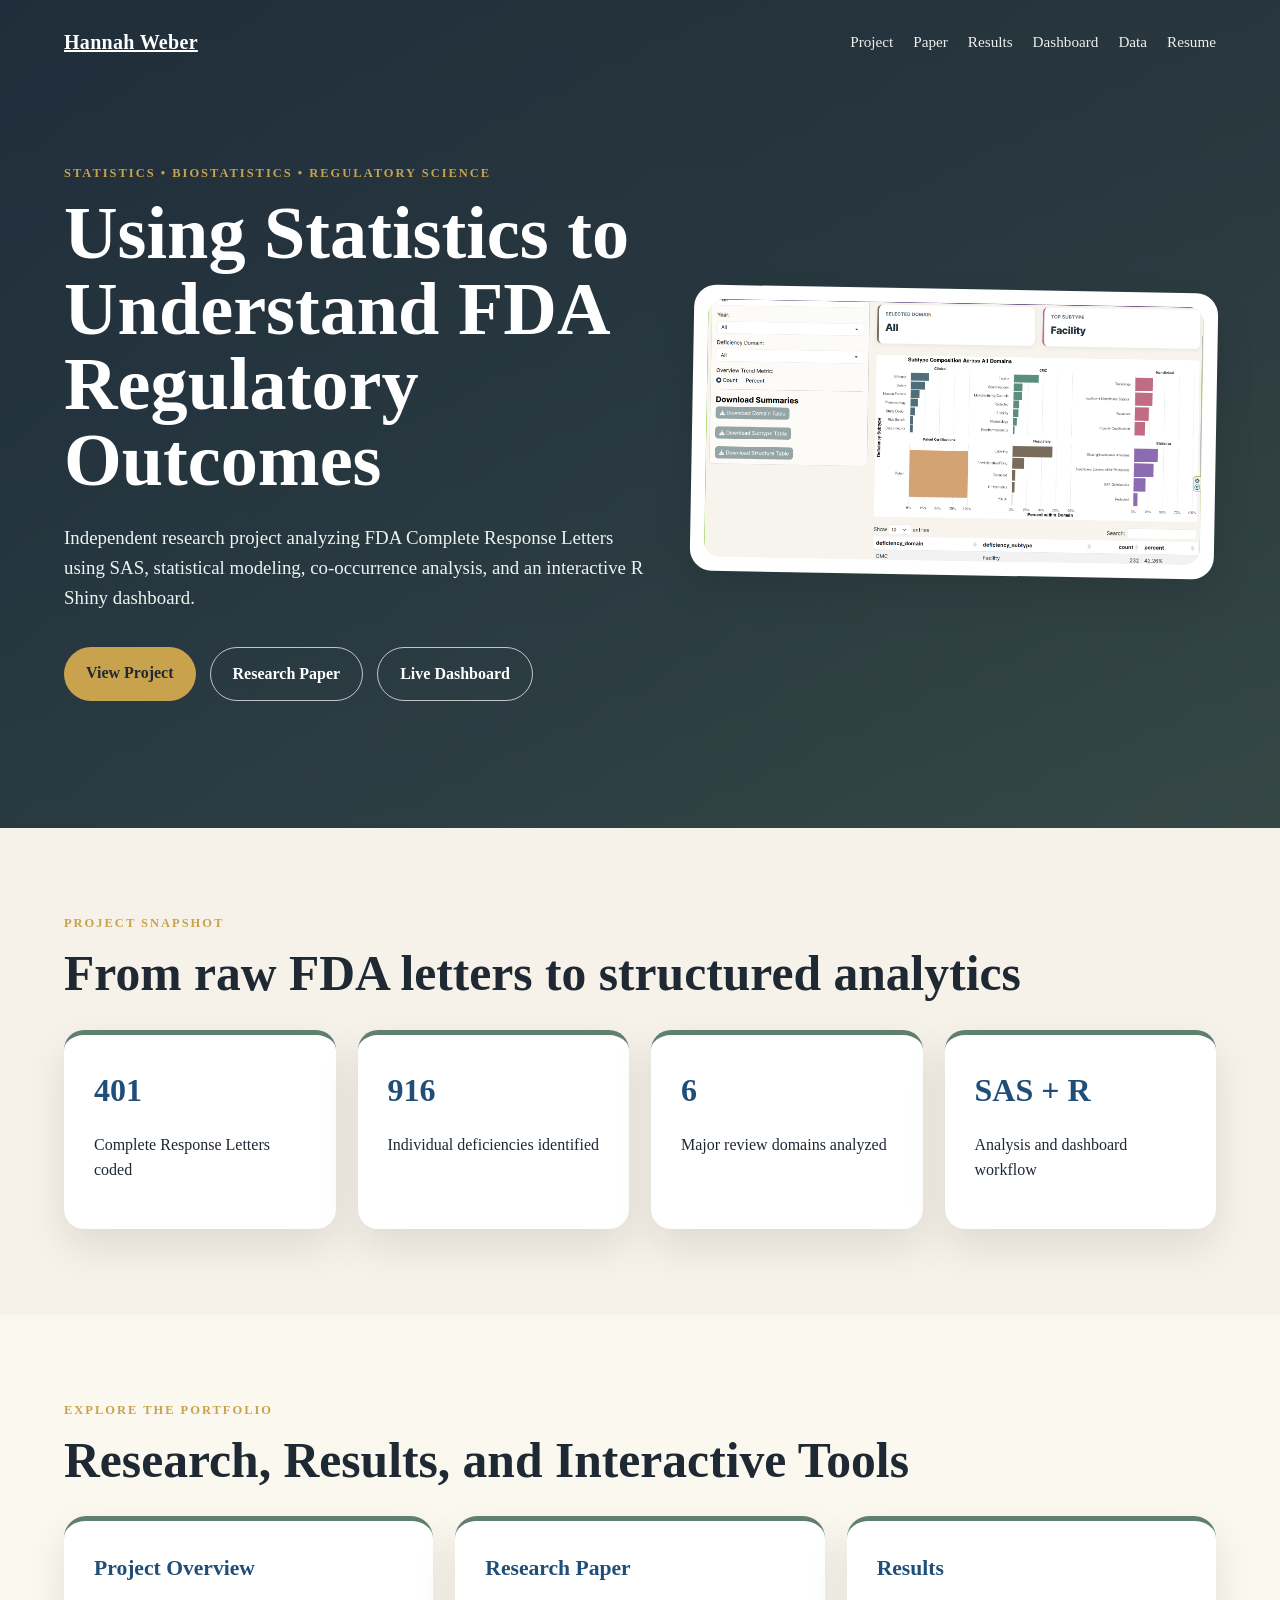
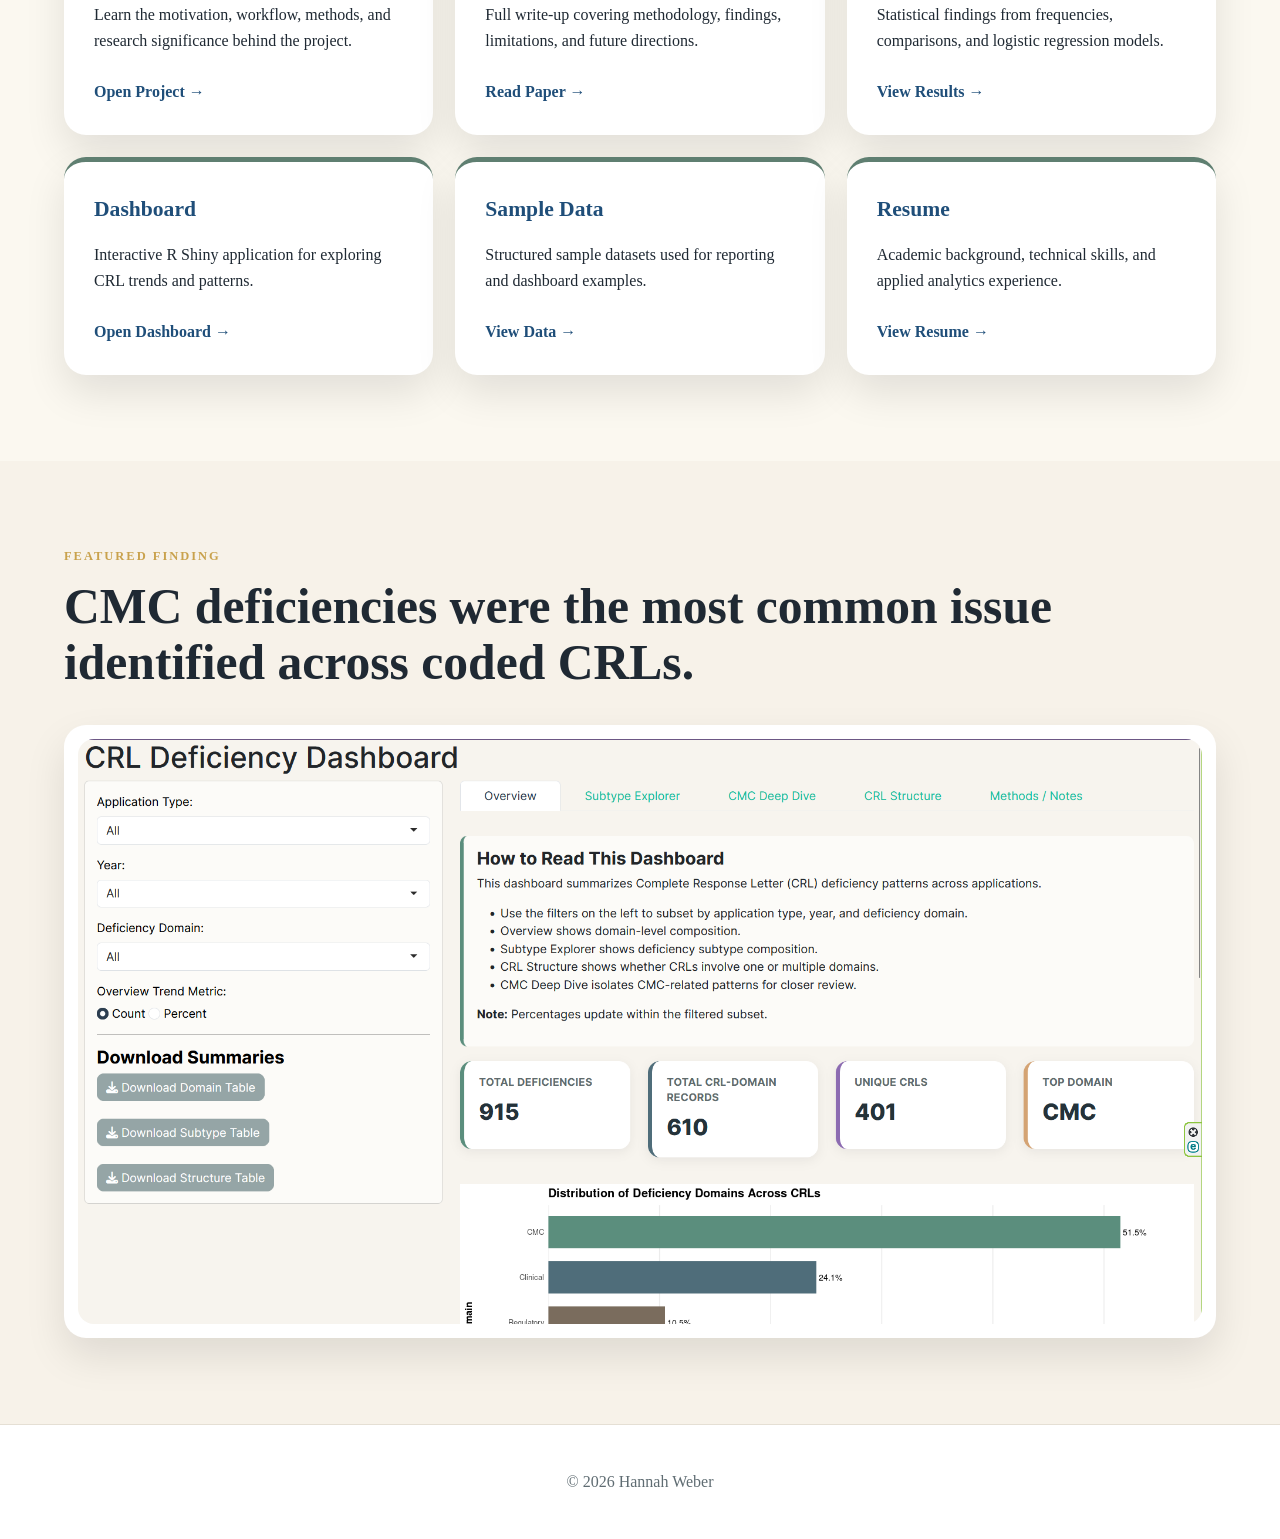
<file: index.html>
<!DOCTYPE html>
<html lang="en">
<head>
<meta charset="UTF-8">
<meta name="viewport" content="width=device-width, initial-scale=1.0">
<title>Hannah Weber | CRL Deficiency Analysis</title>
<link rel="stylesheet" href="style.css">
</head>

<body>

<header class="hero">

<nav class="nav">
  <a class="logo" href="index.html">Hannah Weber</a>

  <div class="nav-links">
    <a href="project.html">Project</a>
    <a href="paper.html">Paper</a>
    <a href="results.html">Results</a>
    <a href="dashboard.html">Dashboard</a>
    <a href="data.html">Data</a>
    <a href="resume.html">Resume</a>
  </div>
</nav>

<div class="hero-content">

  <div>
    <p class="eyebrow">Statistics • Biostatistics • Regulatory Science</p>

    <h1>Using Statistics to Understand FDA Regulatory Outcomes</h1>

    <p class="subtitle">
      Independent research project analyzing FDA Complete Response Letters using SAS,
      statistical modeling, co-occurrence analysis, and an interactive R Shiny dashboard.
    </p>

    <div class="buttons">
      <a class="btn gold" href="project.html">View Project</a>

      <a class="btn outline" href="paper.html">Research Paper</a>

      <a class="btn outline" href="dashboard.html">Live Dashboard</a>
    </div>
  </div>

  <div class="image-box hero-image">
    <img src="Subtype_dashboard.png" alt="Dashboard Preview">
  </div>

</div>

</header>

<main>

<section class="section">
  <p class="eyebrow">Project Snapshot</p>
  <h2>From raw FDA letters to structured analytics</h2>

  <div class="cards">

    <div class="card">
      <h3>401</h3>
      <p>Complete Response Letters coded</p>
    </div>

    <div class="card">
      <h3>916</h3>
      <p>Individual deficiencies identified</p>
    </div>

    <div class="card">
      <h3>6</h3>
      <p>Major review domains analyzed</p>
    </div>

    <div class="card">
      <h3>SAS + R</h3>
      <p>Analysis and dashboard workflow</p>
    </div>

  </div>
</section>

<section class="section cream">
  <p class="eyebrow">Explore the Portfolio</p>
  <h2>Research, Results, and Interactive Tools</h2>

  <div class="output-grid">

    <div class="output-card">
      <h3>Project Overview</h3>
      <p>
        Learn the motivation, workflow, methods, and research significance behind the project.
      </p>
      <a href="project.html">Open Project →</a>
    </div>

    <div class="output-card">
      <h3>Research Paper</h3>
      <p>
        Full write-up covering methodology, findings, limitations, and future directions.
      </p>
      <a href="paper.html">Read Paper →</a>
    </div>

    <div class="output-card">
      <h3>Results</h3>
      <p>
        Statistical findings from frequencies, comparisons, and logistic regression models.
      </p>
      <a href="results.html">View Results →</a>
    </div>

    <div class="output-card">
      <h3>Dashboard</h3>
      <p>
        Interactive R Shiny application for exploring CRL trends and patterns.
      </p>
      <a href="dashboard.html">Open Dashboard →</a>
    </div>

    <div class="output-card">
      <h3>Sample Data</h3>
      <p>
        Structured sample datasets used for reporting and dashboard examples.
      </p>
      <a href="data.html">View Data →</a>
    </div>

    <div class="output-card">
      <h3>Resume</h3>
      <p>
        Academic background, technical skills, and applied analytics experience.
      </p>
      <a href="resume.html">View Resume →</a>
    </div>

  </div>
</section>

<section class="section">
  <p class="eyebrow">Featured Finding</p>
  <h2>CMC deficiencies were the most common issue identified across coded CRLs.</h2>

  <div class="image-box">
    <img src="Domain_dashboard.png" alt="Distribution of Deficiency Domains">
  </div>
</section>

</main>

<footer>
  <p>© 2026 Hannah Weber</p>
</footer>

</body>
</html>
</file>
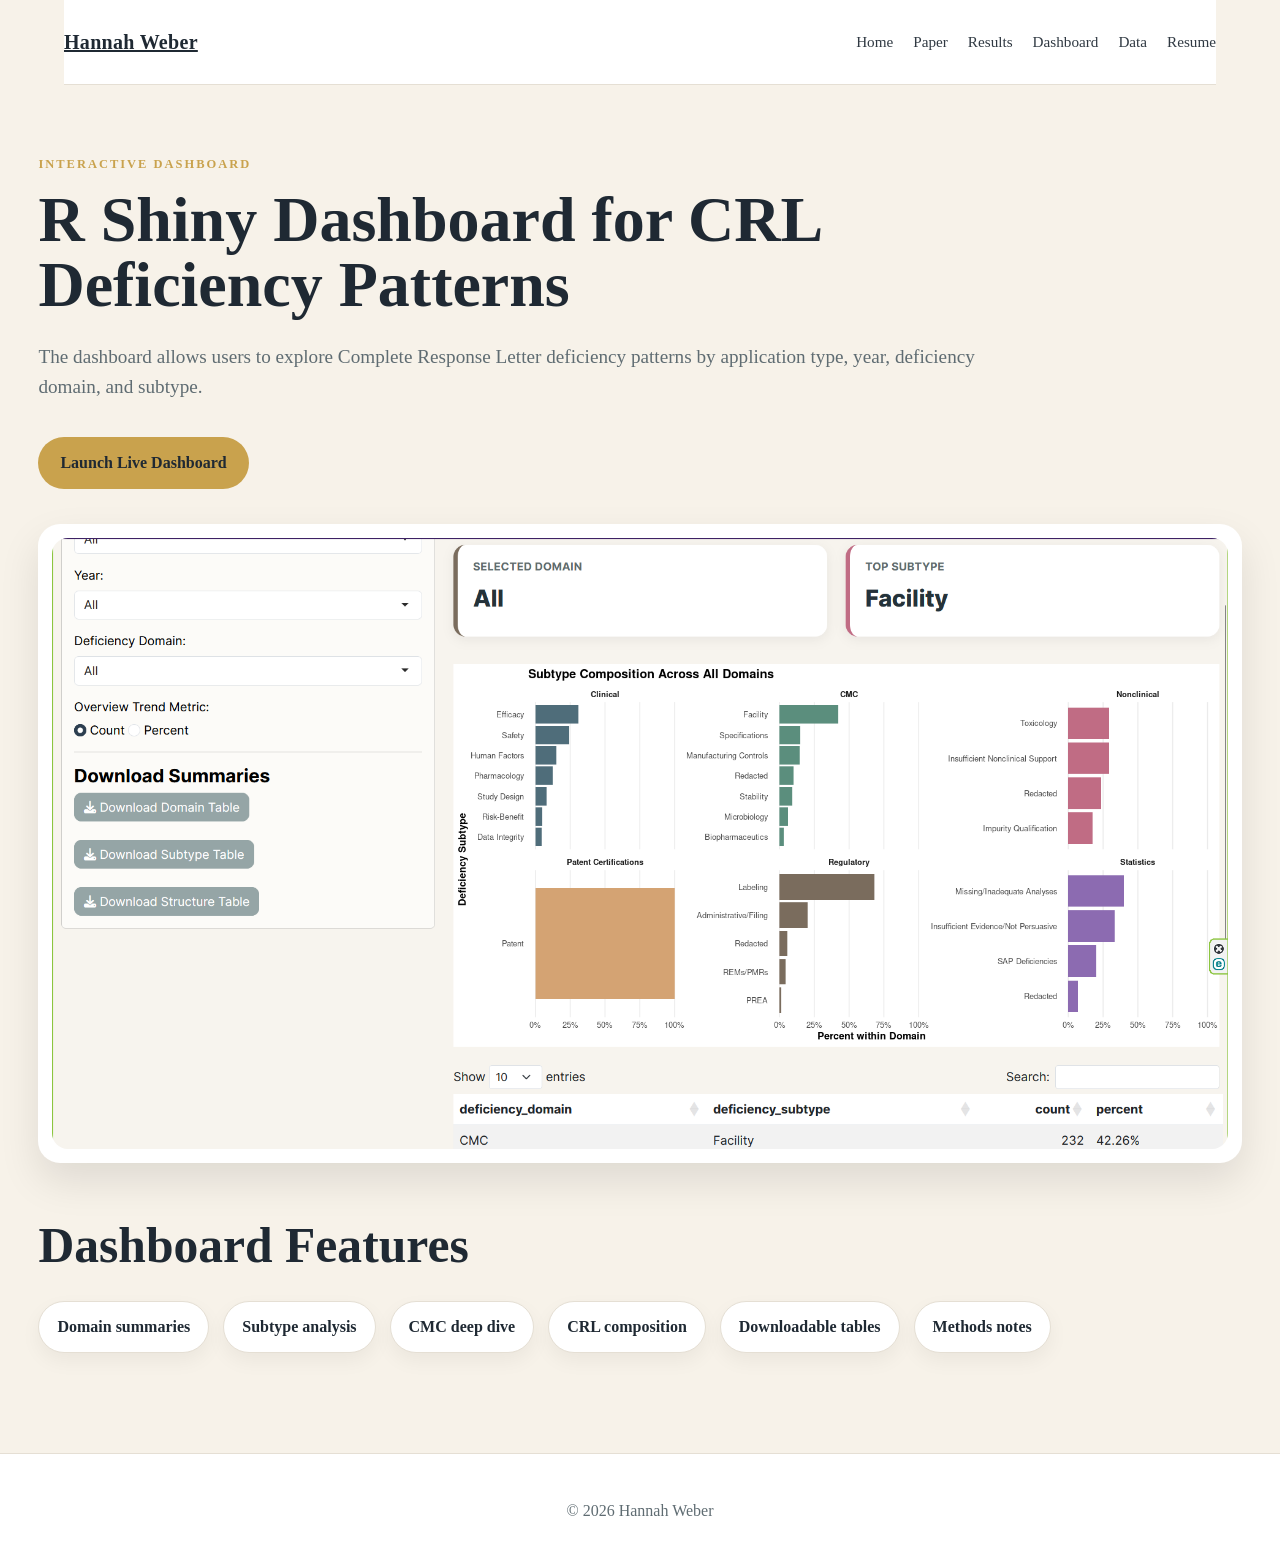
<file: dashboard.html>
<!DOCTYPE html>
<html lang="en">
<head>
<meta charset="UTF-8">
<meta name="viewport" content="width=device-width, initial-scale=1.0">
<title>Dashboard | Hannah Weber</title>
<link rel="stylesheet" href="style.css">
</head>

<body>

<nav class="nav page-nav">
  <a class="logo" href="index.html">Hannah Weber</a>
  <div class="nav-links">
    <a href="index.html">Home</a>
    <a href="paper.html">Paper</a>
    <a href="results.html">Results</a>
    <a href="dashboard.html">Dashboard</a>
    <a href="data.html">Data</a>
    <a href="resume.html">Resume</a>
  </div>
</nav>

<main class="page">
  <p class="eyebrow">Interactive Dashboard</p>
  <h1>R Shiny Dashboard for CRL Deficiency Patterns</h1>

  <p class="page-intro">
    The dashboard allows users to explore Complete Response Letter deficiency patterns
    by application type, year, deficiency domain, and subtype.
  </p>

  <div class="buttons">
    <a href="https://hannahweber-crl-deficiency-analysis.share.connect.posit.cloud/" target="_blank" class="btn gold">
      Launch Live Dashboard
    </a>
  </div>

  <div class="image-box">
    <img src="Subtype_dashboard.png" alt="FDA CRL Dashboard Preview">
  </div>

  <section class="content-block">
    <h2>Dashboard Features</h2>
    <div class="skills">
      <span>Domain summaries</span>
      <span>Subtype analysis</span>
      <span>CMC deep dive</span>
      <span>CRL composition</span>
      <span>Downloadable tables</span>
      <span>Methods notes</span>
    </div>
  </section>
</main>

<footer>
  <p>© 2026 Hannah Weber</p>
</footer>

</body>
</html>
</file>
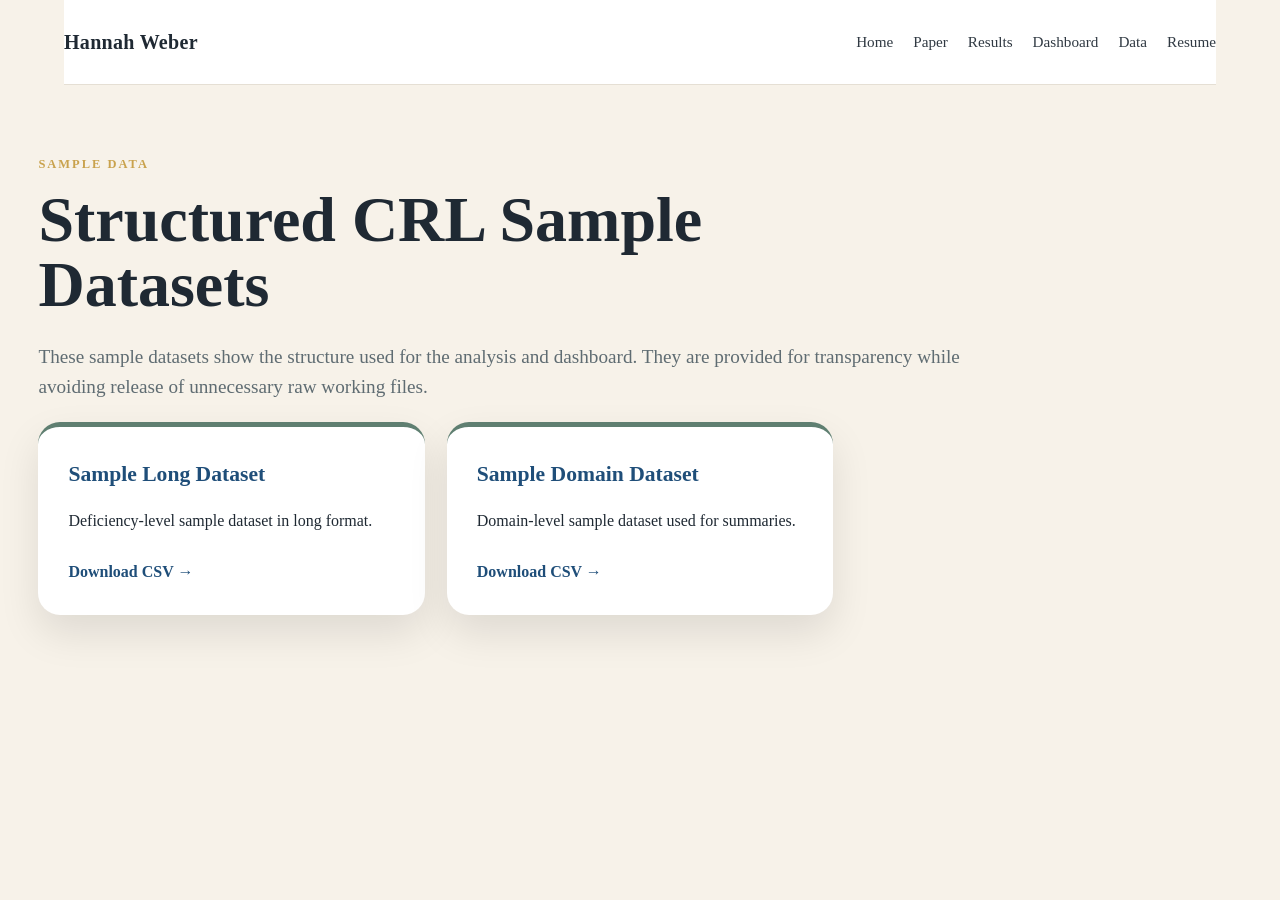
<file: data.html>
<!DOCTYPE html>
<html lang="en">
<head>
<meta charset="UTF-8">
<title>Data | Hannah Weber</title>
<link rel="stylesheet" href="style.css">
</head>
<body>

<nav class="nav page-nav">
  <div class="logo">Hannah Weber</div>
  <div class="nav-links">
    <a href="index.html">Home</a>
    <a href="paper.html">Paper</a>
    <a href="results.html">Results</a>
    <a href="dashboard.html">Dashboard</a>
    <a href="data.html">Data</a>
    <a href="resume.html">Resume</a>
  </div>
</nav>

<main class="page">
  <p class="eyebrow">Sample Data</p>
  <h1>Structured CRL Sample Datasets</h1>

  <p class="page-intro">
    These sample datasets show the structure used for the analysis and dashboard.
    They are provided for transparency while avoiding release of unnecessary raw working files.
  </p>

  <div class="output-grid">
    <div class="output-card">
      <h3>Sample Long Dataset</h3>
      <p>Deficiency-level sample dataset in long format.</p>
      <a href="data/sample_crl_long.csv" target="_blank">Download CSV →</a>
    </div>

    <div class="output-card">
      <h3>Sample Domain Dataset</h3>
      <p>Domain-level sample dataset used for summaries.</p>
      <a href="data/sample_domain_unique.csv" target="_blank">Download CSV →</a>
    </div>
  </div>
</main>

</body>
</html>
</file>
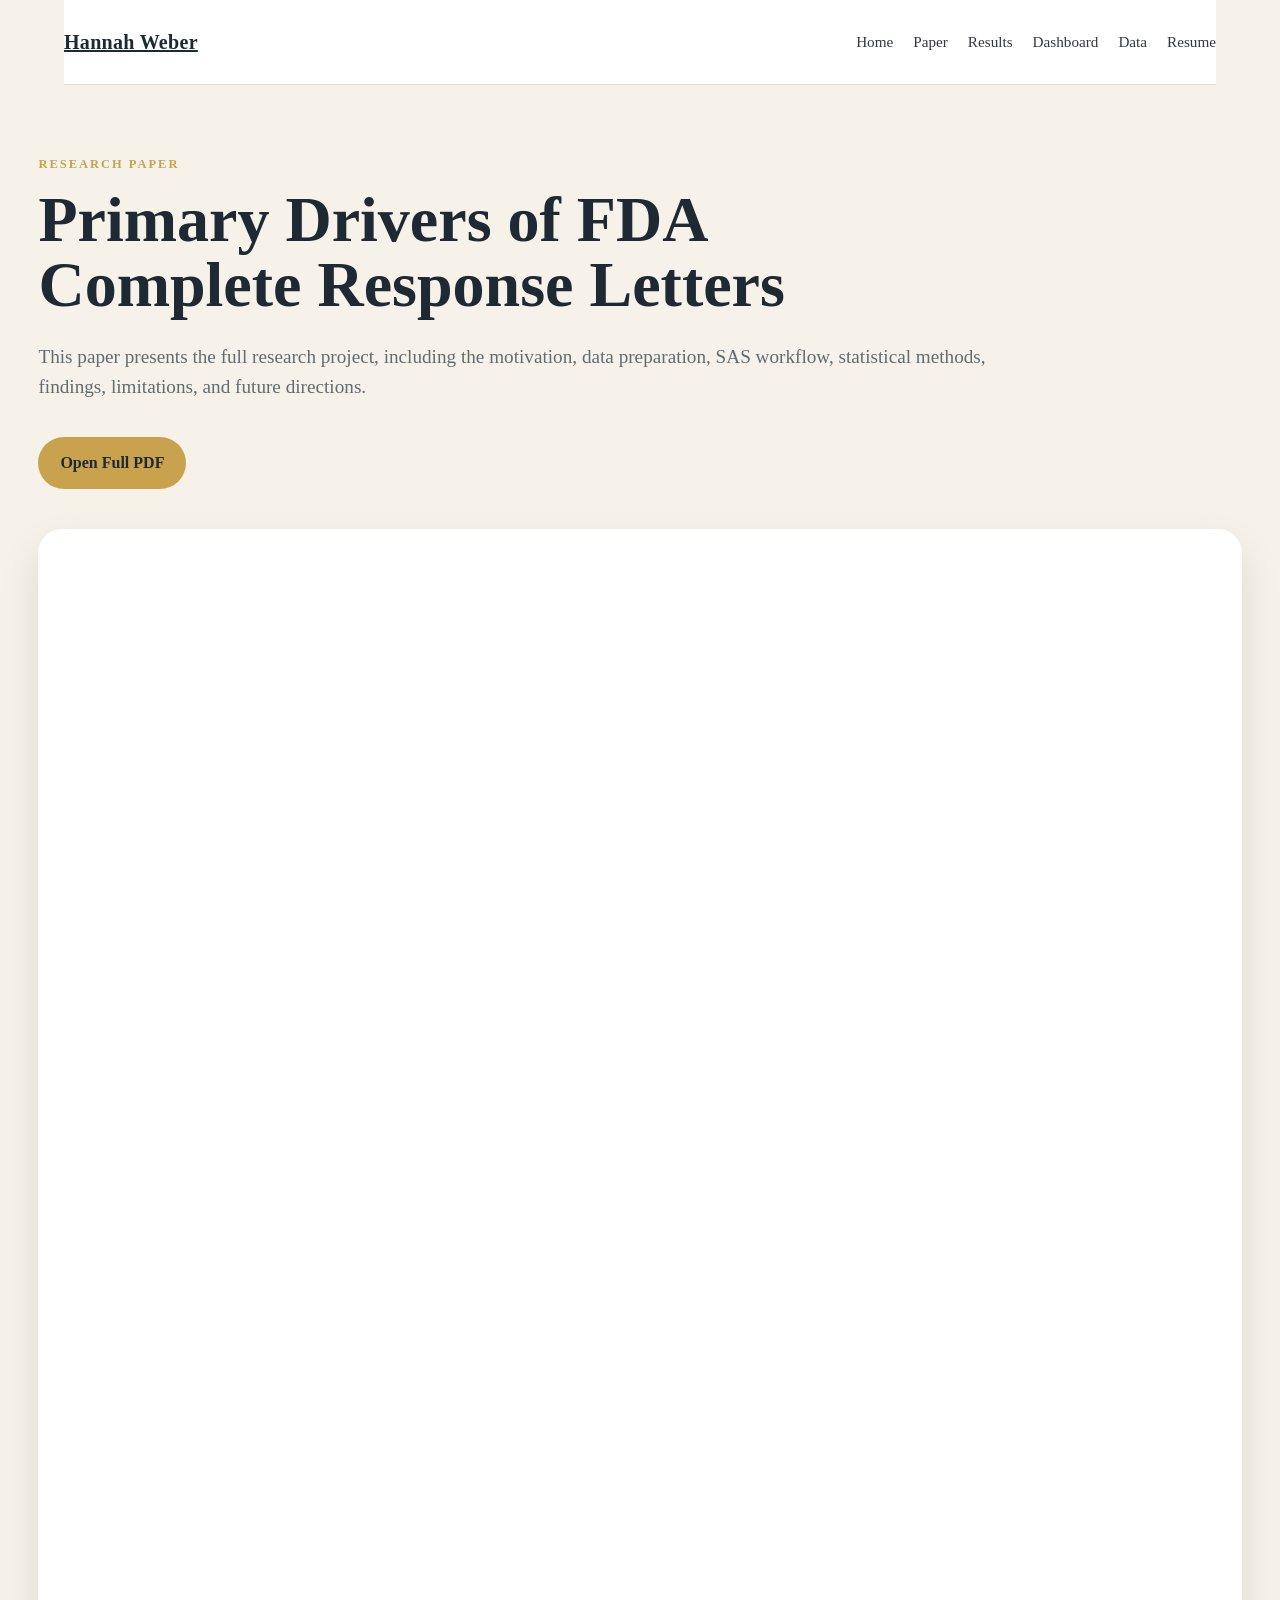
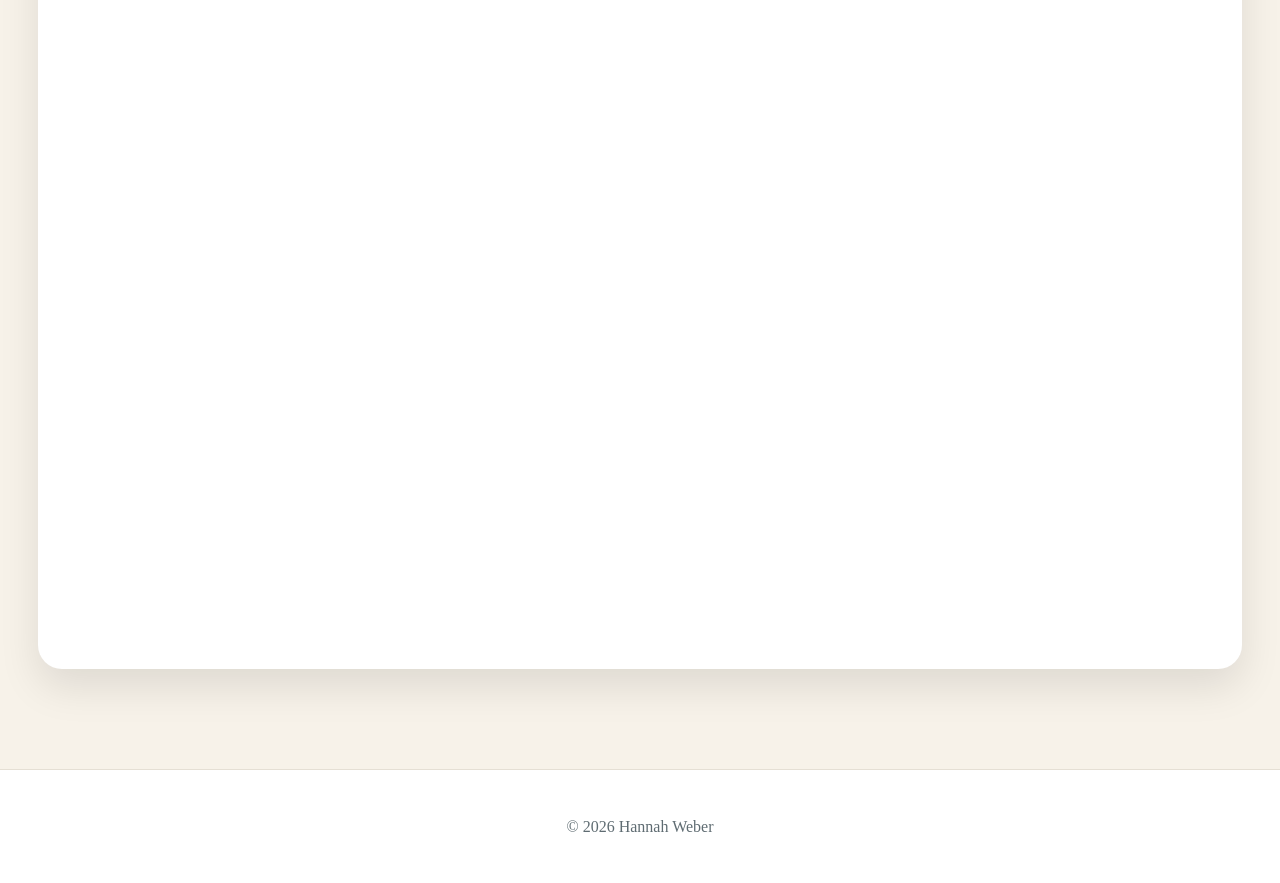
<file: paper.html>
<!DOCTYPE html>
<html lang="en">
<head>
<meta charset="UTF-8">
<meta name="viewport" content="width=device-width, initial-scale=1.0">
<title>Research Paper | Hannah Weber</title>
<link rel="stylesheet" href="style.css">
</head>

<body>

<nav class="nav page-nav">
  <a class="logo" href="index.html">Hannah Weber</a>
  <div class="nav-links">
    <a href="index.html">Home</a>
    <a href="paper.html">Paper</a>
    <a href="results.html">Results</a>
    <a href="dashboard.html">Dashboard</a>
    <a href="data.html">Data</a>
    <a href="resume.html">Resume</a>
  </div>
</nav>

<main class="page">
  <p class="eyebrow">Research Paper</p>
  <h1>Primary Drivers of FDA Complete Response Letters</h1>

  <p class="page-intro">
    This paper presents the full research project, including the motivation, data preparation,
    SAS workflow, statistical methods, findings, limitations, and future directions.
  </p>

  <div class="buttons">
    <a href="SEASUG Final.pdf" target="_blank" class="btn gold">Open Full PDF</a>
  </div>

  <div class="pdf-box">
    <iframe src="SEASUG Final.pdf"></iframe>
  </div>
</main>

<footer>
  <p>© 2026 Hannah Weber</p>
</footer>

</body>
</html>
</file>
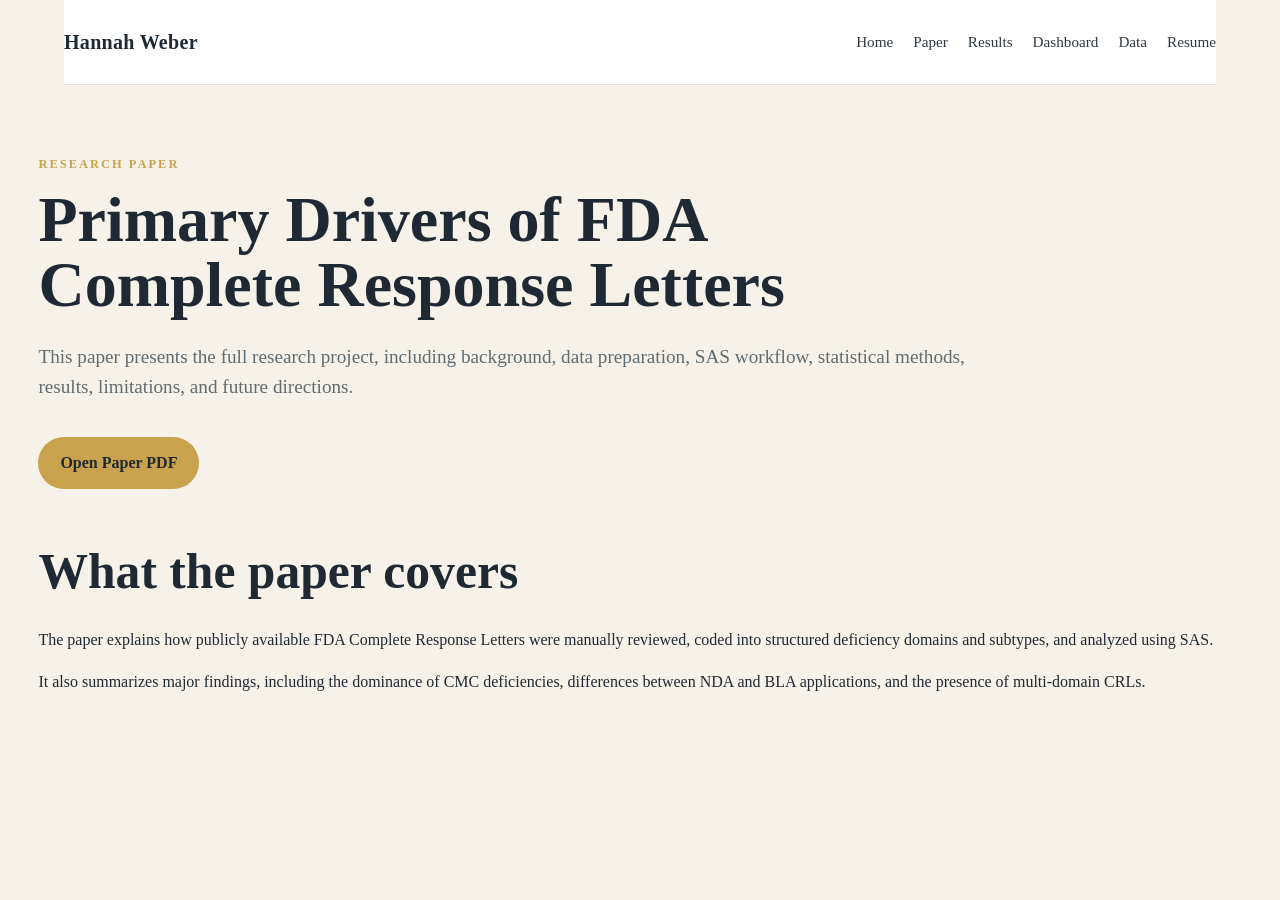
<file: project.html>
<!DOCTYPE html>
<html lang="en">
<head>
<meta charset="UTF-8">
<title>Research Paper | Hannah Weber</title>
<link rel="stylesheet" href="style.css">
</head>
<body>

<nav class="nav page-nav">
  <div class="logo">Hannah Weber</div>
  <div class="nav-links">
    <a href="index.html">Home</a>
    <a href="paper.html">Paper</a>
    <a href="results.html">Results</a>
    <a href="dashboard.html">Dashboard</a>
    <a href="data.html">Data</a>
    <a href="resume.html">Resume</a>
  </div>
</nav>

<main class="page">
  <p class="eyebrow">Research Paper</p>
  <h1>Primary Drivers of FDA Complete Response Letters</h1>

  <p class="page-intro">
    This paper presents the full research project, including background, data preparation,
    SAS workflow, statistical methods, results, limitations, and future directions.
  </p>

  <div class="buttons">
    <a href="SESUG Paper Application.pdf" target="_blank" class="btn gold">Open Paper PDF</a>
  </div>

  <section class="content-block">
    <h2>What the paper covers</h2>
    <p>
      The paper explains how publicly available FDA Complete Response Letters were manually reviewed,
      coded into structured deficiency domains and subtypes, and analyzed using SAS.
    </p>
    <p>
      It also summarizes major findings, including the dominance of CMC deficiencies, differences
      between NDA and BLA applications, and the presence of multi-domain CRLs.
    </p>
  </section>
</main>

</body>
</html>
</file>
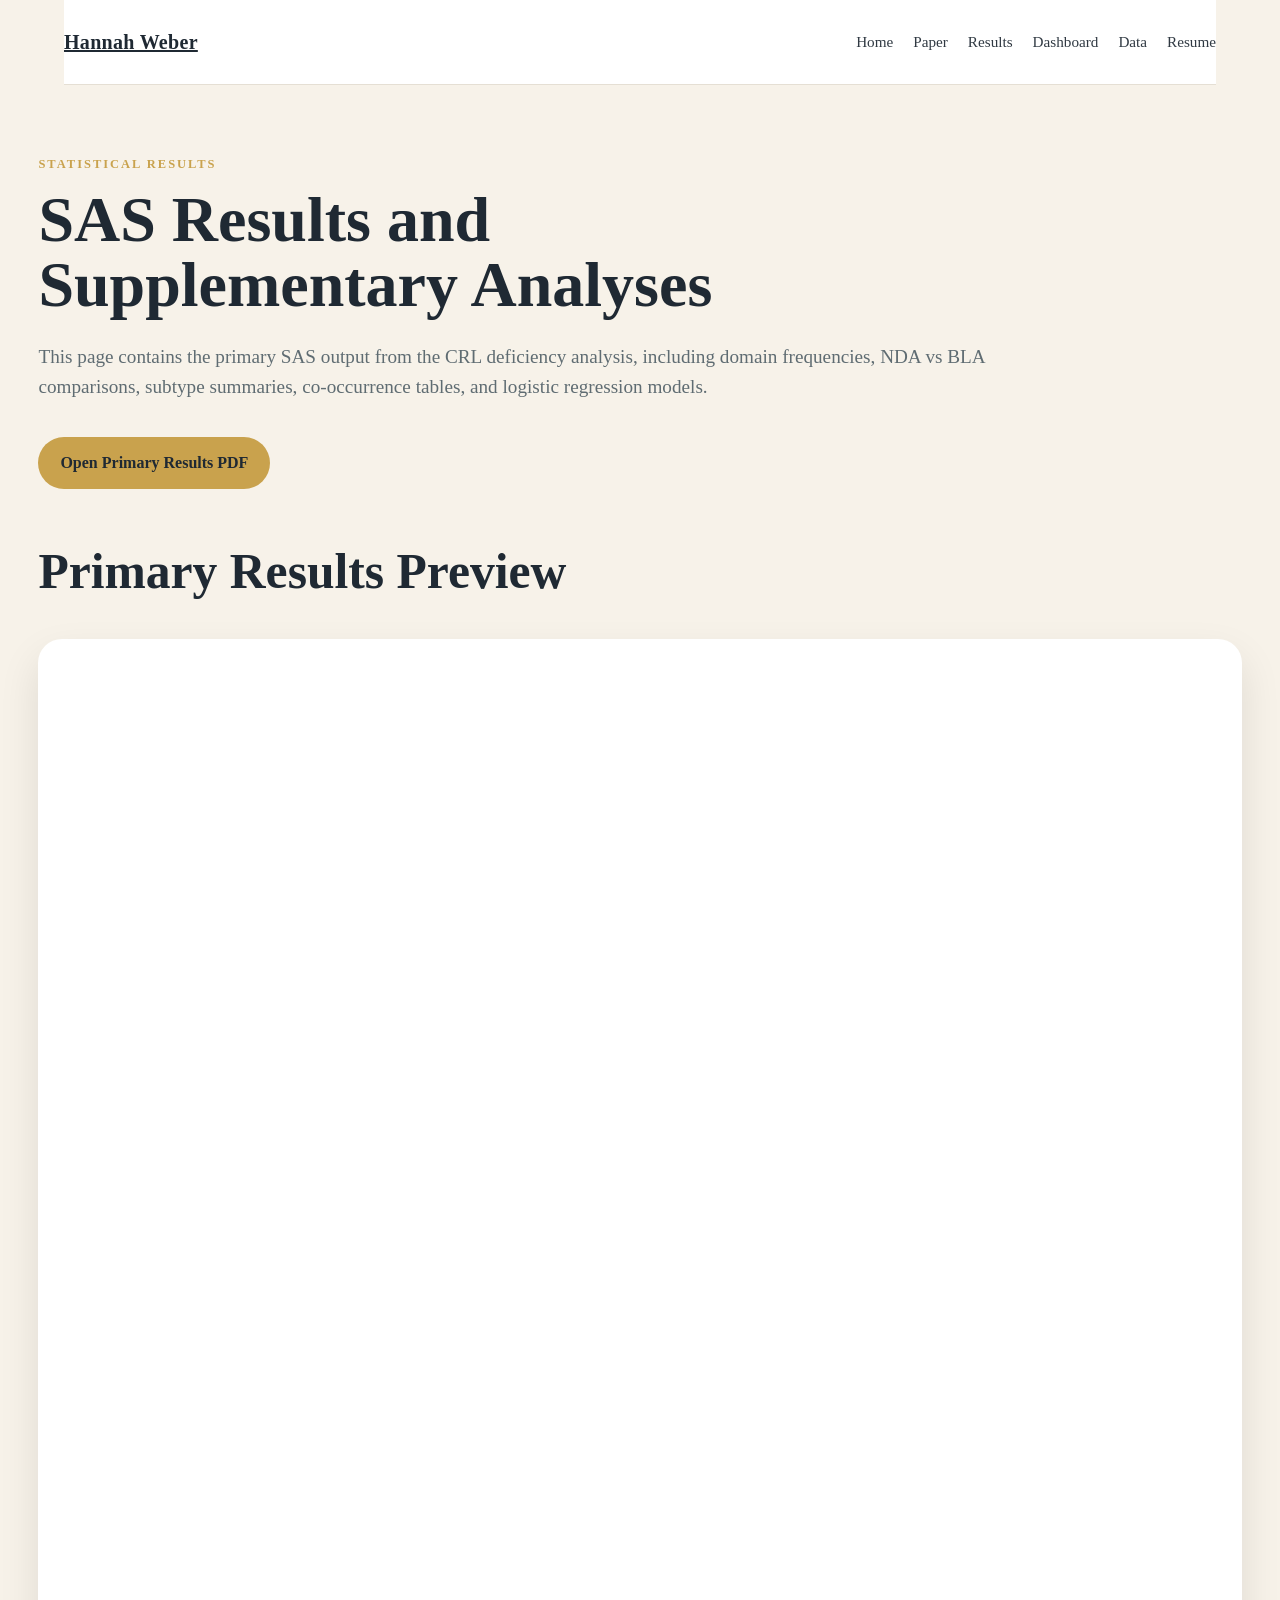
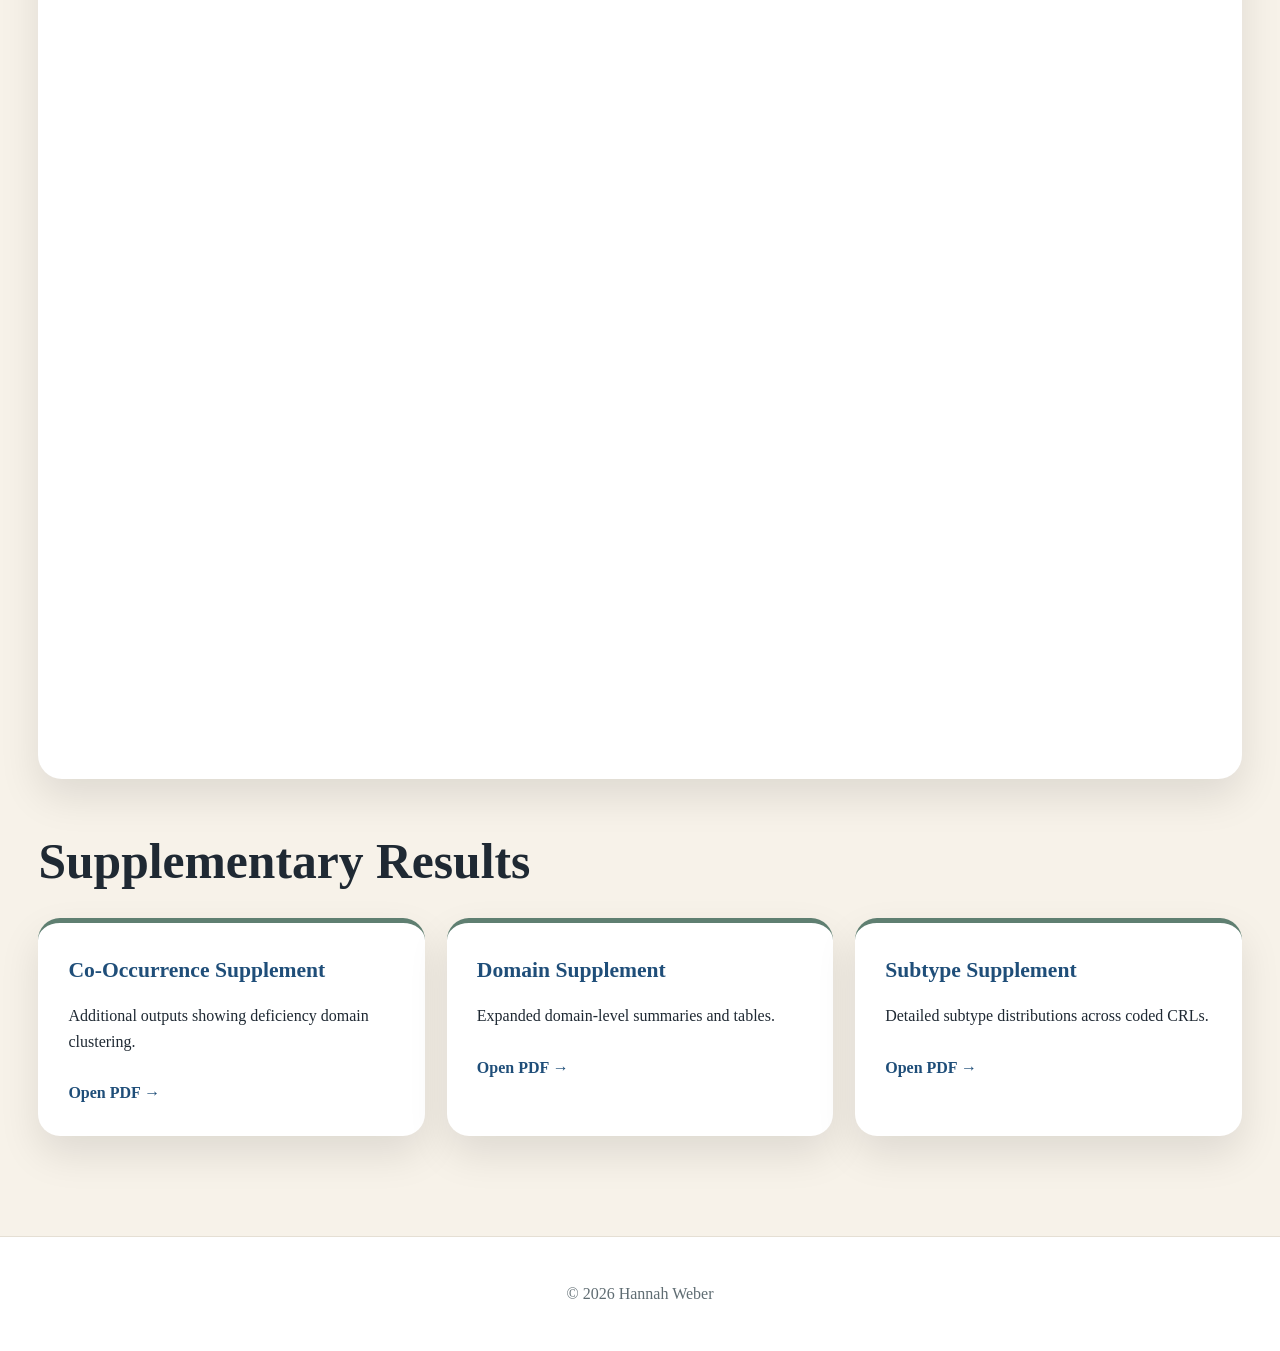
<file: results.html>
<!DOCTYPE html>
<html lang="en">
<head>
<meta charset="UTF-8">
<meta name="viewport" content="width=device-width, initial-scale=1.0">
<title>Statistical Results | Hannah Weber</title>
<link rel="stylesheet" href="style.css">
</head>

<body>

<nav class="nav page-nav">
  <a class="logo" href="index.html">Hannah Weber</a>
  <div class="nav-links">
    <a href="index.html">Home</a>
    <a href="paper.html">Paper</a>
    <a href="results.html">Results</a>
    <a href="dashboard.html">Dashboard</a>
    <a href="data.html">Data</a>
    <a href="resume.html">Resume</a>
  </div>
</nav>

<main class="page">
  <p class="eyebrow">Statistical Results</p>
  <h1>SAS Results and Supplementary Analyses</h1>

  <p class="page-intro">
    This page contains the primary SAS output from the CRL deficiency analysis, including
    domain frequencies, NDA vs BLA comparisons, subtype summaries, co-occurrence tables,
    and logistic regression models.
  </p>

  <div class="buttons">
    <a href="Results/CRL Primary Results.pdf" target="_blank" class="btn gold">Open Primary Results PDF</a>
  </div>

  <section class="content-block">
    <h2>Primary Results Preview</h2>
    <div class="pdf-box">
      <iframe src="Results/CRL Primary Results.pdf"></iframe>
    </div>
  </section>

  <section class="content-block">
    <h2>Supplementary Results</h2>

    <div class="output-grid">
      <div class="output-card">
        <h3>Co-Occurrence Supplement</h3>
        <p>Additional outputs showing deficiency domain clustering.</p>
        <a href="Results/CRL Co-Occurrence Supplement.pdf" target="_blank">Open PDF →</a>
      </div>

      <div class="output-card">
        <h3>Domain Supplement</h3>
        <p>Expanded domain-level summaries and tables.</p>
        <a href="Results/CRL Domain Supplement.pdf" target="_blank">Open PDF →</a>
      </div>

      <div class="output-card">
        <h3>Subtype Supplement</h3>
        <p>Detailed subtype distributions across coded CRLs.</p>
        <a href="Results/CRL Subtype Supplement.pdf" target="_blank">Open PDF →</a>
      </div>
    </div>
  </section>
</main>

<footer>
  <p>© 2026 Hannah Weber</p>
</footer>

</body>
</html>
</file>
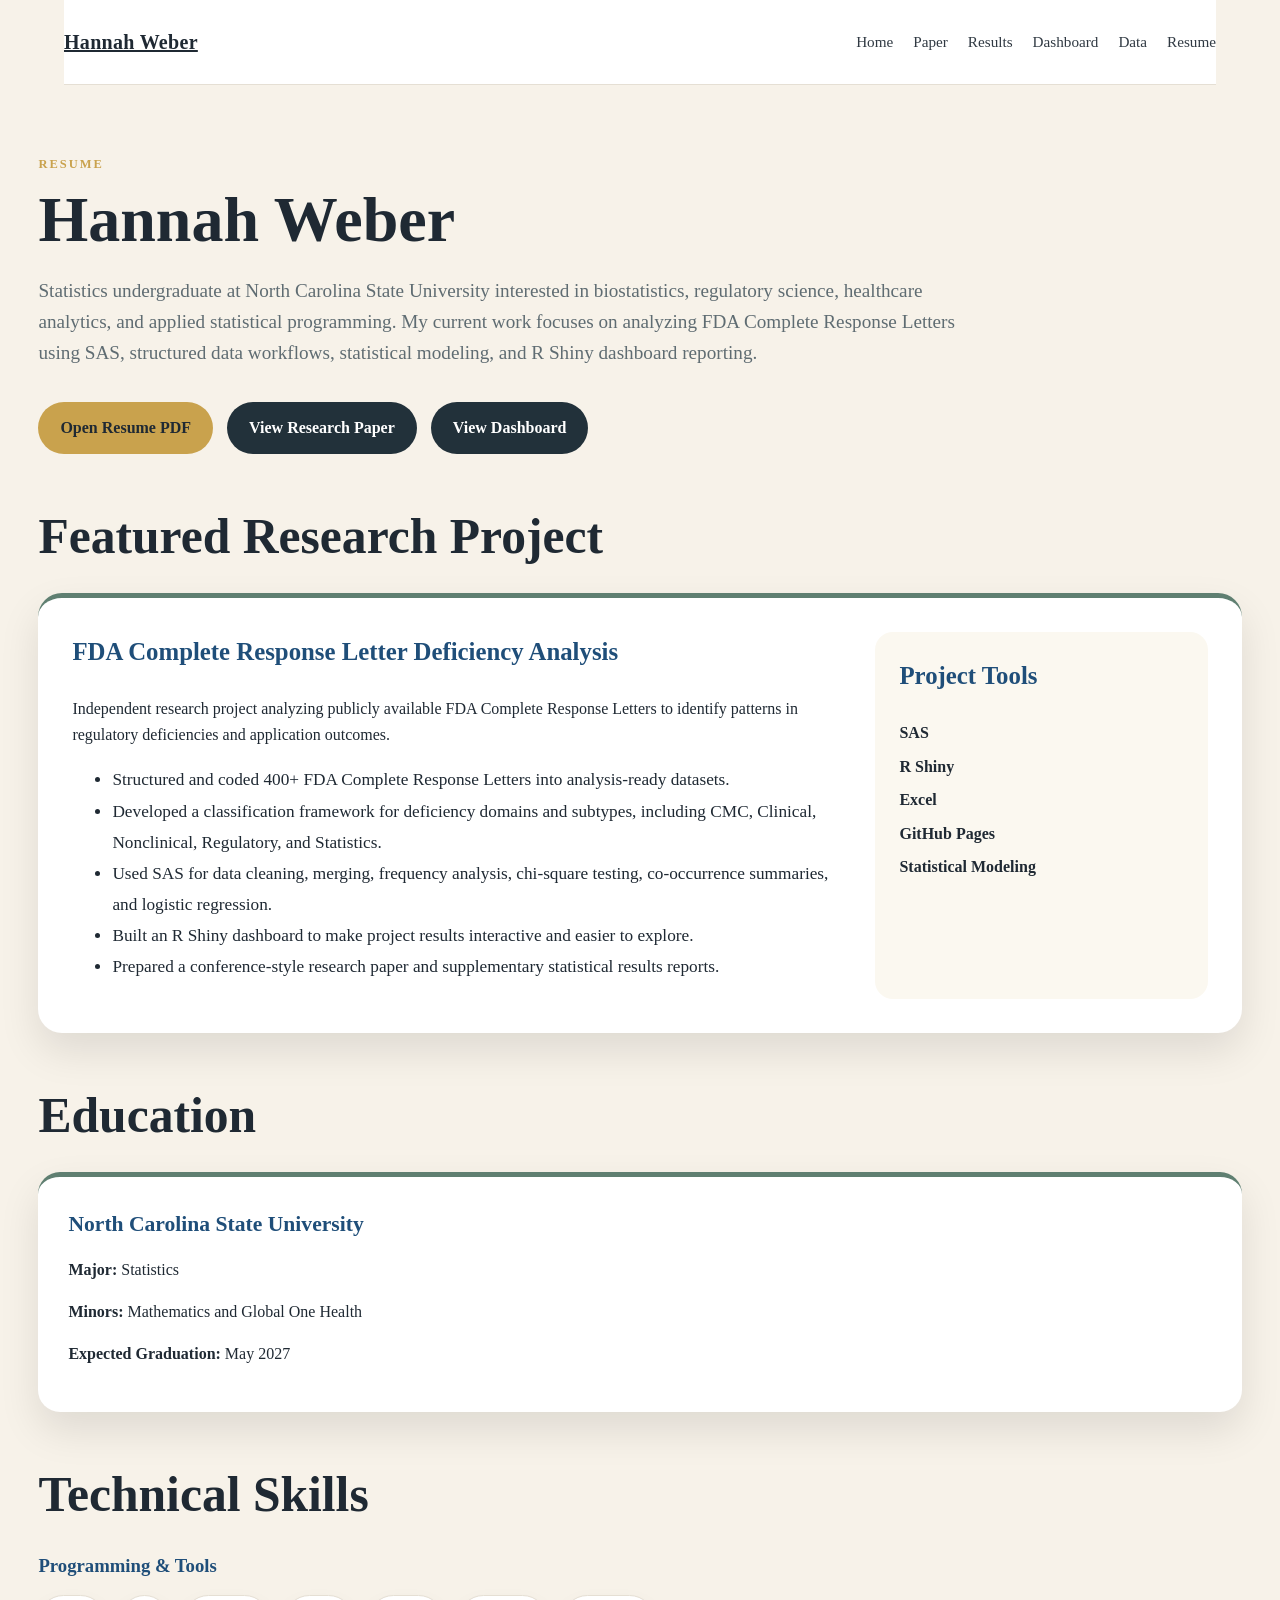
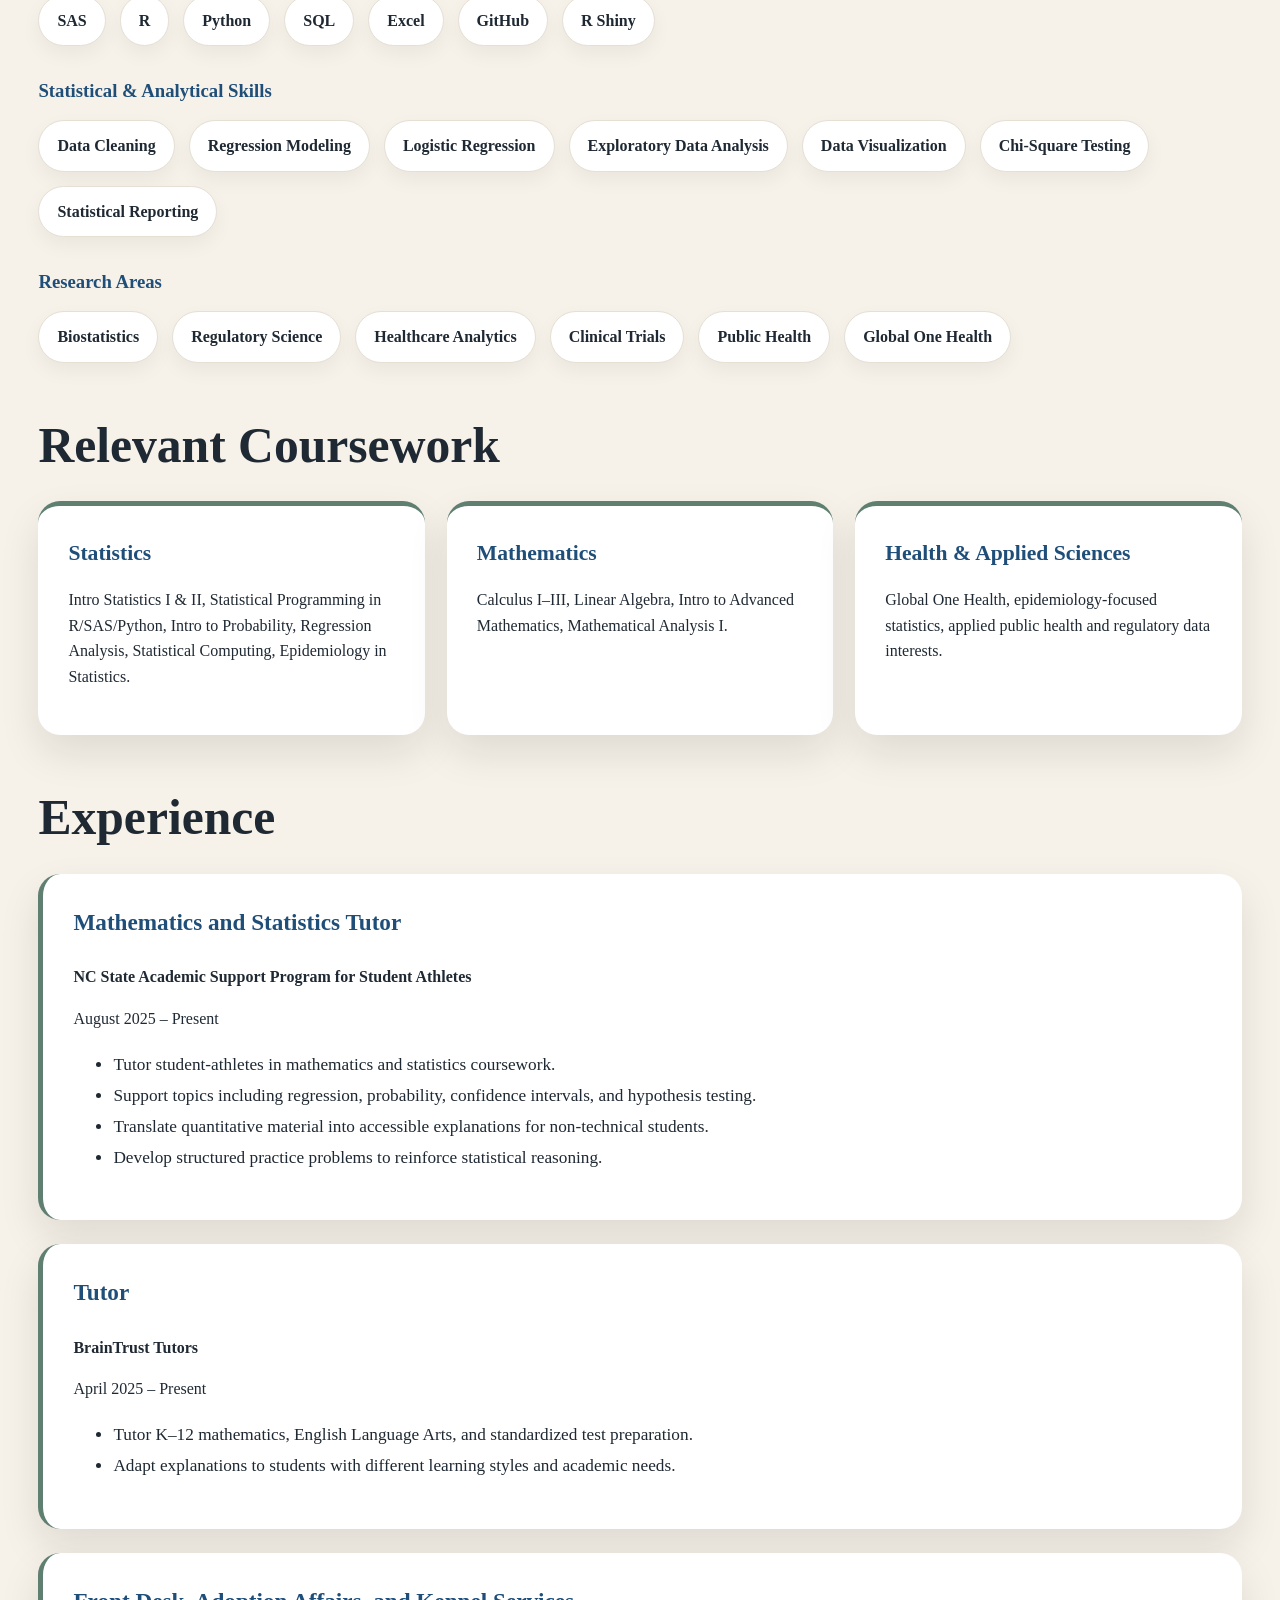
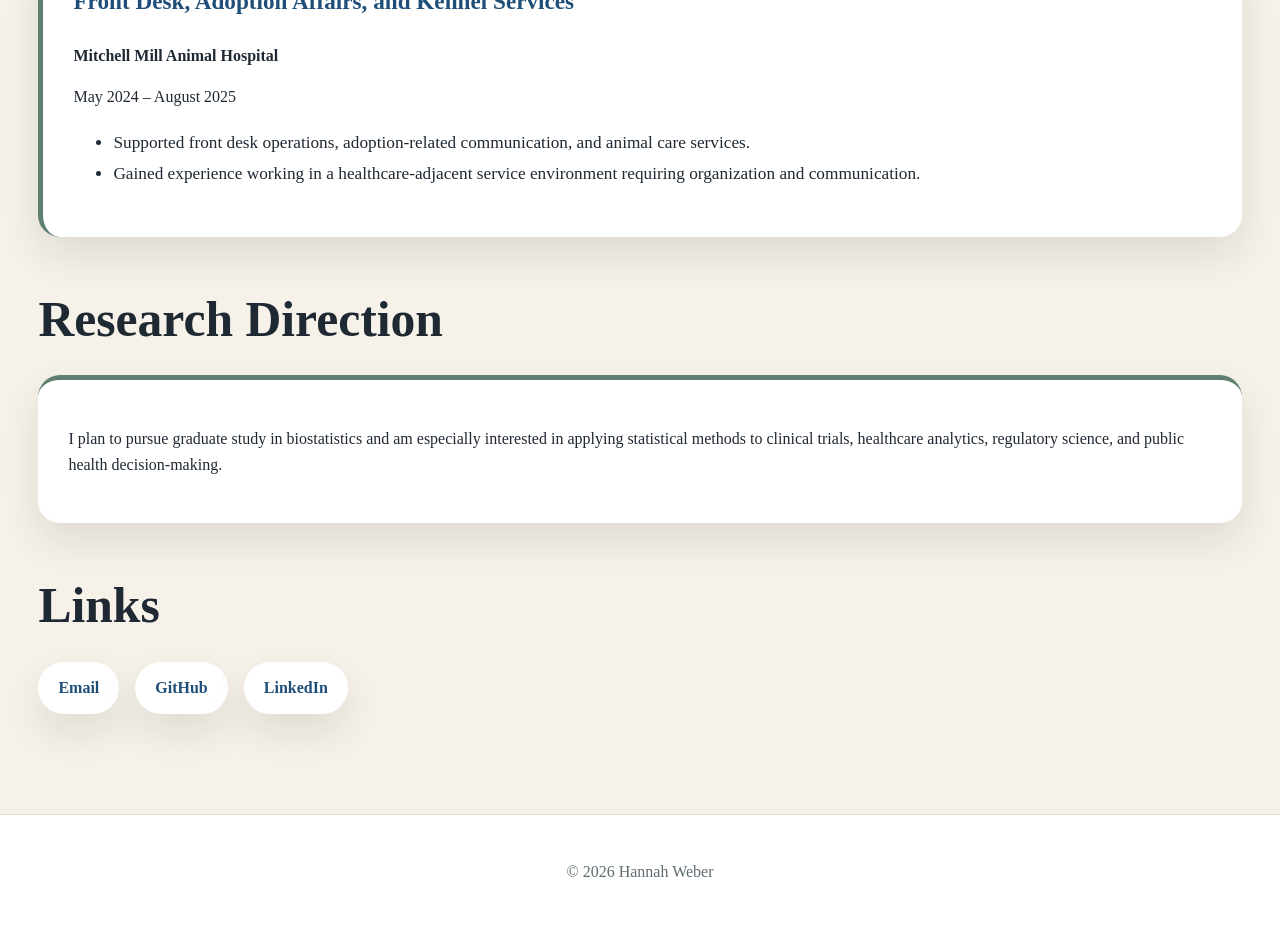
<file: resume.html>
<!DOCTYPE html>
<html lang="en">
<head>
<meta charset="UTF-8">
<meta name="viewport" content="width=device-width, initial-scale=1.0">
<title>Resume | Hannah Weber</title>
<link rel="stylesheet" href="style.css">
</head>

<body>

<nav class="nav page-nav">
  <a class="logo" href="index.html">Hannah Weber</a>
  <div class="nav-links">
    <a href="index.html">Home</a>
    <a href="paper.html">Paper</a>
    <a href="results.html">Results</a>
    <a href="dashboard.html">Dashboard</a>
    <a href="data.html">Data</a>
    <a href="resume.html">Resume</a>
  </div>
</nav>

<main class="page">

  <p class="eyebrow">Resume</p>
  <h1>Hannah Weber</h1>

  <p class="page-intro">
    Statistics undergraduate at North Carolina State University interested in biostatistics,
    regulatory science, healthcare analytics, and applied statistical programming.
    My current work focuses on analyzing FDA Complete Response Letters using SAS,
    structured data workflows, statistical modeling, and R Shiny dashboard reporting.
  </p>

  <div class="buttons">
    <a href="Resume 3.28.pdf" target="_blank" class="btn gold">Open Resume PDF</a>
    <a href="paper.html" class="btn dark-btn">View Research Paper</a>
    <a href="dashboard.html" class="btn dark-btn">View Dashboard</a>
  </div>

  <section class="content-block">
    <h2>Featured Research Project</h2>

    <div class="resume-feature">
      <div>
        <h3>FDA Complete Response Letter Deficiency Analysis</h3>
        <p>
          Independent research project analyzing publicly available FDA Complete Response Letters
          to identify patterns in regulatory deficiencies and application outcomes.
        </p>

        <ul>
          <li>Structured and coded 400+ FDA Complete Response Letters into analysis-ready datasets.</li>
          <li>Developed a classification framework for deficiency domains and subtypes, including CMC, Clinical, Nonclinical, Regulatory, and Statistics.</li>
          <li>Used SAS for data cleaning, merging, frequency analysis, chi-square testing, co-occurrence summaries, and logistic regression.</li>
          <li>Built an R Shiny dashboard to make project results interactive and easier to explore.</li>
          <li>Prepared a conference-style research paper and supplementary statistical results reports.</li>
        </ul>
      </div>

      <div class="resume-mini-card">
        <h3>Project Tools</h3>
        <p>SAS</p>
        <p>R Shiny</p>
        <p>Excel</p>
        <p>GitHub Pages</p>
        <p>Statistical Modeling</p>
      </div>
    </div>
  </section>

  <section class="content-block">
    <h2>Education</h2>

    <div class="output-card">
      <h3>North Carolina State University</h3>
      <p><strong>Major:</strong> Statistics</p>
      <p><strong>Minors:</strong> Mathematics and Global One Health</p>
      <p><strong>Expected Graduation:</strong> May 2027</p>
    </div>
  </section>

  <section class="content-block">
    <h2>Technical Skills</h2>

    <div class="skill-section">
      <h3>Programming & Tools</h3>
      <div class="skills">
        <span>SAS</span>
        <span>R</span>
        <span>Python</span>
        <span>SQL</span>
        <span>Excel</span>
        <span>GitHub</span>
        <span>R Shiny</span>
      </div>
    </div>

    <div class="skill-section">
      <h3>Statistical & Analytical Skills</h3>
      <div class="skills">
        <span>Data Cleaning</span>
        <span>Regression Modeling</span>
        <span>Logistic Regression</span>
        <span>Exploratory Data Analysis</span>
        <span>Data Visualization</span>
        <span>Chi-Square Testing</span>
        <span>Statistical Reporting</span>
      </div>
    </div>

    <div class="skill-section">
      <h3>Research Areas</h3>
      <div class="skills">
        <span>Biostatistics</span>
        <span>Regulatory Science</span>
        <span>Healthcare Analytics</span>
        <span>Clinical Trials</span>
        <span>Public Health</span>
        <span>Global One Health</span>
      </div>
    </div>
  </section>

  <section class="content-block">
    <h2>Relevant Coursework</h2>

    <div class="output-grid">
      <div class="output-card">
        <h3>Statistics</h3>
        <p>
          Intro Statistics I & II, Statistical Programming in R/SAS/Python,
          Intro to Probability, Regression Analysis, Statistical Computing,
          Epidemiology in Statistics.
        </p>
      </div>

      <div class="output-card">
        <h3>Mathematics</h3>
        <p>
          Calculus I–III, Linear Algebra, Intro to Advanced Mathematics,
          Mathematical Analysis I.
        </p>
      </div>

      <div class="output-card">
        <h3>Health & Applied Sciences</h3>
        <p>
          Global One Health, epidemiology-focused statistics, applied public health
          and regulatory data interests.
        </p>
      </div>
    </div>
  </section>

  <section class="content-block">
    <h2>Experience</h2>

    <div class="resume-experience">

      <div class="experience-card">
        <h3>Mathematics and Statistics Tutor</h3>
        <p><strong>NC State Academic Support Program for Student Athletes</strong></p>
        <p>August 2025 – Present</p>
        <ul>
          <li>Tutor student-athletes in mathematics and statistics coursework.</li>
          <li>Support topics including regression, probability, confidence intervals, and hypothesis testing.</li>
          <li>Translate quantitative material into accessible explanations for non-technical students.</li>
          <li>Develop structured practice problems to reinforce statistical reasoning.</li>
        </ul>
      </div>

      <div class="experience-card">
        <h3>Tutor</h3>
        <p><strong>BrainTrust Tutors</strong></p>
        <p>April 2025 – Present</p>
        <ul>
          <li>Tutor K–12 mathematics, English Language Arts, and standardized test preparation.</li>
          <li>Adapt explanations to students with different learning styles and academic needs.</li>
        </ul>
      </div>

      <div class="experience-card">
        <h3>Front Desk, Adoption Affairs, and Kennel Services</h3>
        <p><strong>Mitchell Mill Animal Hospital</strong></p>
        <p>May 2024 – August 2025</p>
        <ul>
          <li>Supported front desk operations, adoption-related communication, and animal care services.</li>
          <li>Gained experience working in a healthcare-adjacent service environment requiring organization and communication.</li>
        </ul>
      </div>

    </div>
  </section>

  <section class="content-block">
    <h2>Research Direction</h2>

    <div class="output-card">
      <p>
        I plan to pursue graduate study in biostatistics and am especially interested in
        applying statistical methods to clinical trials, healthcare analytics, regulatory
        science, and public health decision-making.
      </p>
    </div>
  </section>

  <section class="content-block">
    <h2>Links</h2>

    <div class="contact-links left">
      <a href="mailto:hmweber@ncsu.edu">Email</a>
      <a href="https://github.com/hmw0905" target="_blank">GitHub</a>
      <a href="https://linkedin.com/in/hmweber5" target="_blank">LinkedIn</a>
    </div>
  </section>

</main>

<footer>
  <p>© 2026 Hannah Weber</p>
</footer>

</body>
</html>
</file>
<file: style.css>
:root {
  --cream: #f7f2e9;
  --cream-light: #fbf8f0;
  --white: #ffffff;
  --charcoal: #1f2933;
  --muted: #5f6c72;
  --sage: #5f7f71;
  --navy: #1f4e79;
  --gold: #c9a24d;
  --dark: #22313a;
  --border: #e5dfd4;
  --shadow: 0 18px 40px rgba(0, 0, 0, 0.10);
}

* {
  box-sizing: border-box;
}

html {
  scroll-behavior: smooth;
}

body {
  margin: 0;
  font-family: Georgia, "Times New Roman", serif;
  background: var(--cream);
  color: var(--charcoal);
  line-height: 1.6;
}

a {
  color: inherit;
}

.hero {
  min-height: 92vh;
  color: white;
  background:
    linear-gradient(rgba(31, 41, 51, 0.82), rgba(31, 41, 51, 0.70)),
    linear-gradient(135deg, #23445c, #6b8f71);
}

.nav {
  width: 90%;
  max-width: 1180px;
  margin: auto;
  padding: 26px 0;
  display: flex;
  justify-content: space-between;
  align-items: center;
}

.logo {
  font-weight: bold;
  font-size: 1.25rem;
  letter-spacing: 0.3px;
}

.nav-links {
  display: flex;
  flex-wrap: wrap;
  gap: 20px;
}

.nav-links a {
  text-decoration: none;
  font-size: 0.95rem;
  opacity: 0.92;
}

.nav-links a:hover {
  color: var(--gold);
}

.hero-content {
  width: 90%;
  max-width: 1180px;
  margin: auto;
  padding: 80px 0 110px;
  display: grid;
  grid-template-columns: 1.05fr 0.95fr;
  gap: 48px;
  align-items: center;
}

.eyebrow {
  text-transform: uppercase;
  letter-spacing: 2px;
  font-size: 0.78rem;
  color: var(--gold);
  font-weight: bold;
  margin: 0 0 12px;
}

h1 {
  font-size: clamp(3rem, 5.8vw, 5.5rem);
  line-height: 1.02;
  margin: 0 0 24px;
  max-width: 850px;
}

h2 {
  font-size: clamp(2rem, 4vw, 3.1rem);
  line-height: 1.12;
  margin: 0 0 28px;
}

h3 {
  margin-top: 0;
}

.subtitle {
  font-size: 1.18rem;
  max-width: 760px;
  color: #eef3f0;
}

.buttons {
  display: flex;
  flex-wrap: wrap;
  gap: 14px;
  margin-top: 34px;
}

.btn {
  display: inline-block;
  text-decoration: none;
  padding: 13px 22px;
  border-radius: 999px;
  font-weight: bold;
  transition: 0.2s ease;
}

.btn.gold {
  background: var(--gold);
  color: var(--charcoal);
}

.btn.outline {
  color: white;
  border: 1px solid rgba(255, 255, 255, 0.70);
}

.btn:hover {
  transform: translateY(-2px);
}

.section {
  width: 90%;
  max-width: 1180px;
  margin: auto;
  padding: 86px 0;
}

.section.cream {
  width: 100%;
  max-width: none;
  padding-left: 5%;
  padding-right: 5%;
  background: var(--cream-light);
}

.section.dark {
  width: 100%;
  max-width: none;
  background: var(--dark);
  color: white;
  padding-left: 5%;
  padding-right: 5%;
}

.two-column,
.about-grid,
.dashboard-grid {
  display: grid;
  grid-template-columns: 1fr 1fr;
  gap: 46px;
  align-items: start;
}

.two-column h3 {
  color: var(--sage);
  font-size: 1.45rem;
}

.output-grid {
  display: grid;
  grid-template-columns: repeat(3, 1fr);
  gap: 22px;
}

.output-card {
  background: var(--white);
  border-radius: 22px;
  padding: 30px;
  box-shadow: var(--shadow);
  border-top: 5px solid var(--sage);
}

.output-card h3 {
  color: var(--navy);
  font-size: 1.35rem;
  margin-bottom: 10px;
}

.output-card p {
  color: var(--charcoal);
}

.output-card a {
  display: inline-block;
  margin-top: 10px;
  color: var(--navy);
  font-weight: bold;
  text-decoration: none;
}

.output-card a:hover {
  text-decoration: underline;
}

.cards {
  display: grid;
  grid-template-columns: repeat(4, 1fr);
  gap: 22px;
  margin-top: 24px;
}

.card {
  background: var(--white);
  border-radius: 20px;
  padding: 30px;
  box-shadow: var(--shadow);
  border-top: 5px solid var(--sage);
}

.card h3 {
  color: var(--navy);
  font-size: 2rem;
  margin-bottom: 10px;
}

.image-box {
  background: var(--white);
  padding: 14px;
  border-radius: 22px;
  box-shadow: var(--shadow);
  margin-top: 35px;
}

.image-box img {
  width: 100%;
  display: block;
  border-radius: 16px;
}

.hero-image {
  margin-top: 0;
  transform: rotate(1deg);
}

.dashboard-img {
  margin-top: 0;
}

.timeline {
  display: grid;
  gap: 22px;
}

.timeline-item {
  display: grid;
  grid-template-columns: 74px 1fr;
  gap: 22px;
  background: var(--white);
  padding: 26px;
  border-radius: 18px;
  box-shadow: var(--shadow);
}

.timeline-item span {
  background: #e5eee8;
  color: var(--sage);
  width: 54px;
  height: 54px;
  border-radius: 50%;
  display: grid;
  place-items: center;
  font-weight: bold;
}

.timeline-item h3 {
  margin-bottom: 6px;
  color: var(--navy);
}

.skills {
  display: flex;
  flex-wrap: wrap;
  gap: 14px;
}

.skills span {
  background: var(--white);
  border: 1px solid var(--border);
  padding: 12px 18px;
  border-radius: 999px;
  box-shadow: 0 8px 20px rgba(0, 0, 0, 0.05);
  font-weight: bold;
}

.contact {
  text-align: center;
}

.contact-links {
  display: flex;
  justify-content: center;
  flex-wrap: wrap;
  gap: 16px;
  margin-top: 25px;
}

.contact-links a {
  background: var(--white);
  padding: 13px 20px;
  border-radius: 999px;
  text-decoration: none;
  box-shadow: var(--shadow);
  color: var(--navy);
  font-weight: bold;
}

.contact-links a:hover {
  transform: translateY(-2px);
}

footer {
  text-align: center;
  padding: 28px;
  background: var(--white);
  color: var(--muted);
  border-top: 1px solid var(--border);
}

@media (max-width: 950px) {
  .nav {
    flex-direction: column;
    gap: 18px;
  }

  .nav-links {
    justify-content: center;
  }

  .hero-content,
  .two-column,
  .about-grid,
  .dashboard-grid,
  .output-grid,
  .cards {
    grid-template-columns: 1fr;
  }

  .hero {
    min-height: auto;
  }

  .hero-content {
    padding: 60px 0 80px;
  }

  .hero-image {
    transform: none;
  }
}

@media (max-width: 550px) {
  .nav-links {
    gap: 12px;
  }

  h1 {
    font-size: 2.7rem;
  }

  .section {
    padding: 64px 0;
  }

  .timeline-item {
    grid-template-columns: 1fr;
  }
}
.page-nav {
  background: var(--white);
  color: var(--charcoal);
  border-bottom: 1px solid var(--border);
}

.page-nav .nav-links a {
  color: var(--charcoal);
}
.page h1 {
  color: var(--charcoal);
  font-size: clamp(2.5rem, 5vw, 4.6rem);
}

.page-intro {
  font-size: 1.2rem;
  max-width: 850px;
  color: var(--muted);
}

.content-block {
  margin-top: 55px;
}

.content-block ul {
  font-size: 1.08rem;
  line-height: 1.8;
}

.contact-links.left {
  justify-content: flex-start;
}
/* Wider page layout for PDF preview pages */
.page {
  width: min(1650px, 94%);
  margin: 0 auto;
  padding: 70px 0 100px;
}

/* Keep intro text readable even though the PDF area is wider */
.page-intro {
  font-size: 1.2rem;
  max-width: 950px;
  color: var(--muted);
}

/* Large embedded PDF preview */
.pdf-box {
  width: 100%;
  margin-top: 40px;
  padding: 20px;
  background: white;
  border-radius: 24px;
  box-shadow: var(--shadow);
  overflow: hidden;
}

/* Big readable PDF viewer */
.pdf-box iframe {
  width: 100%;
  height: 1700px;
  border: none;
  border-radius: 18px;
  display: block;
  background: white;
}

.resume-feature {
  display: grid;
  grid-template-columns: 1.4fr 0.6fr;
  gap: 28px;
  background: white;
  padding: 34px;
  border-radius: 24px;
  box-shadow: var(--shadow);
  border-top: 5px solid var(--sage);
}

.resume-feature h3 {
  color: var(--navy);
  font-size: 1.55rem;
}

.resume-feature ul,
.resume-experience ul {
  line-height: 1.8;
}

.resume-mini-card {
  background: var(--cream-light);
  padding: 24px;
  border-radius: 18px;
}

.resume-mini-card p {
  margin: 8px 0;
  font-weight: bold;
}

.skill-section {
  margin-bottom: 30px;
}

.skill-section h3 {
  color: var(--navy);
  margin-bottom: 14px;
}

.resume-experience {
  display: grid;
  gap: 24px;
}

.experience-card {
  background: white;
  padding: 30px;
  border-radius: 22px;
  box-shadow: var(--shadow);
  border-left: 5px solid var(--sage);
}

.experience-card h3 {
  color: var(--navy);
  font-size: 1.45rem;
}

.btn.dark-btn {
  background: var(--dark);
  color: white;
}

@media (max-width: 850px) {
  .resume-feature {
    grid-template-columns: 1fr;
  }
}
</file>
